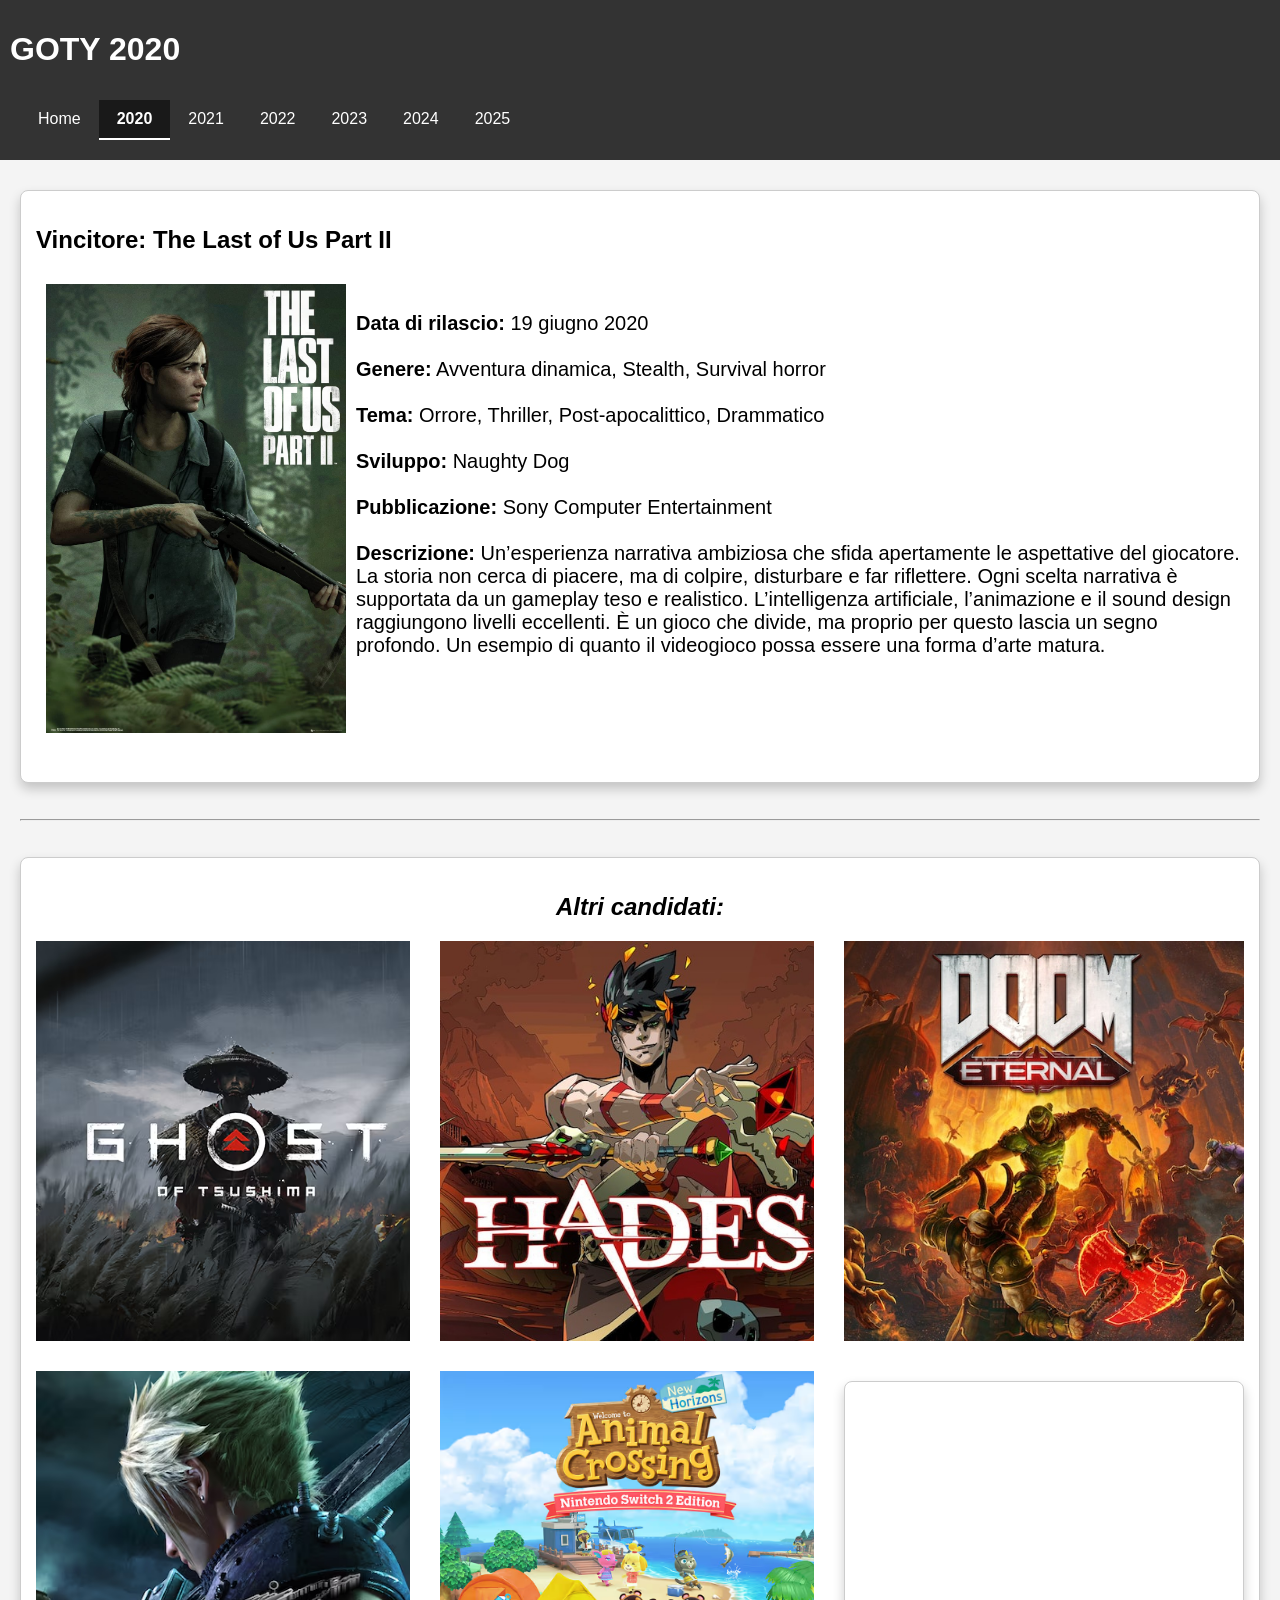
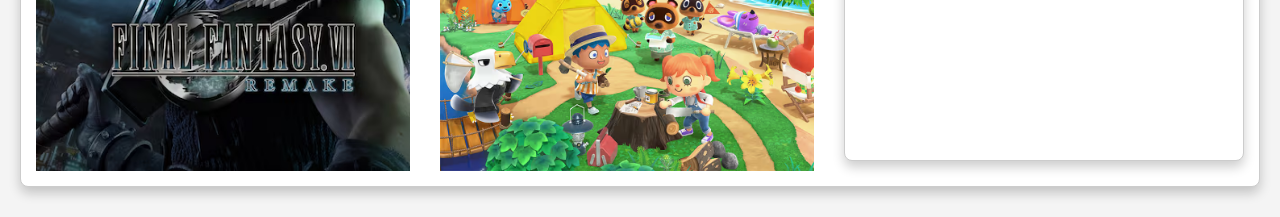
<file: GOTY2020.html>
<!DOCTYPE html>
<html lang="it">
    <head>
        <meta charset="UTF-8">
        <title>GOTY 2020</title>
        <link rel="stylesheet" href="stile.css">
        <meta name="viewport" content="width=device-width, initial-scale=1.0">
        <link rel="icon" type="image/x-icon" href="immagini\GOTY-logo.png">
    </head>
    <body>
        <header>
            <h1>GOTY 2020</h1>
            <nav>
                <a href="index.html">Home</a>
                <a href="GOTY2020.html" class="active">2020</a>
                <a href="GOTY2021.html">2021</a>
                <a href="GOTY2022.html">2022</a>
                <a href="GOTY2023.html">2023</a>
                <a href="GOTY2024.html">2024</a>
                <a href="GOTY2025.html">2025</a>
            </nav>
        </header>
        <main>
            <div class="card">
                <h2><b>Vincitore:</b> The Last of Us Part II</h2>
                <img src="immagini/tlou2.jpg" alt="The Last of Us Part II" width="300" style="float:left; margin:10px"><br>
                <p style="font-size:20px"><b>Data di rilascio:</b> 19 giugno 2020<br><br>
                    <b>Genere:</b> Avventura dinamica, Stealth, Survival horror<br><br>
                    <b>Tema:</b> Orrore, Thriller, Post-apocalittico, Drammatico<br><br>
                    <b>Sviluppo:</b> Naughty Dog<br><br>
                    <b>Pubblicazione:</b> Sony Computer Entertainment<br><br>
                    <b>Descrizione:</b> Un’esperienza narrativa ambiziosa che sfida apertamente le aspettative del giocatore.
                    La storia non cerca di piacere, ma di colpire, disturbare e far riflettere.
                    Ogni scelta narrativa è supportata da un gameplay teso e realistico.
                    L’intelligenza artificiale, l’animazione e il sound design raggiungono livelli eccellenti.
                    È un gioco che divide, ma proprio per questo lascia un segno profondo.
                    Un esempio di quanto il videogioco possa essere una forma d’arte matura.
                </p>
                <br>
                <br>
                <br>
                <br>
                <br>
            </div>
            <br>
            <hr>
            <br>	
            <div class="card">
                <h2 style="text-align: center"><b><i>Altri candidati:</b></i></h2>
                <div class="altriCandidati">
                    <div id="g1" class="candidato">
                        <img src="immagini/Ghost_of_Tsushima.jpg" alt="Ghost of Tsushima">
                        <div class="overlay">Ghost of Tsushima</div>
                    </div>
                    <div id="g2" class="candidato">
                        <img src="immagini/hades.jpg" alt="Hades">
                        <div class="overlay">Hades</div>
                    </div>
                    <div id="g3" class="candidato">
                        <img src="immagini/Doom_Eternal.jpg" alt="Doom Eternal">
                        <div class="overlay">Doom Eternal</div>
                    </div>
                    <div id="g4" class="candidato">
                        <img src="immagini/ff7.avif" alt="Final Fantasy VII Remake">
                        <div class="overlay">Final Fantasy VII Remake</div>
                    </div>
                    <div id="g5" class="candidato">
                        <img src="immagini/Animal_Crossing.avif" alt="Animal Crossing: New Horizons">
                        <div class="overlay">Animal Crossing: New Horizons</div>
                    </div>
                    <div id="descrizione" class="card">
                        <p class="d1" style="font-size:20px"><b><i>Ghost of Tsushima</i></b><br><br>
                            Un’avventura open world elegante e cinematografica, ambientata nel Giappone feudale.
                            Combina combattimenti precisi, esplorazione libera e una direzione artistica straordinaria.
                            Racconta il conflitto tra onore e sopravvivenza in modo maturo e coinvolgente.
                            Un omaggio potente alla cultura dei samurai.</p>
                        <p class="d2" style="font-size:20px"><b><i>Hades</i></b><br><br>
                            Un roguelike raffinato che unisce azione veloce e narrazione profonda.
                            Ogni tentativo di fuga dall’Oltretomba aggiunge storia e sviluppo dei personaggi.
                            Lo stile artistico e il doppiaggio rendono il mondo vivido e memorabile.
                            Innovativo, accessibile e incredibilmente appagante.</p>
                        <p class="d3" style="font-size:20px"><b><i>Doom Eternal</i></b><br><br>
                            Uno sparatutto frenetico e tecnico che porta l’azione a un livello superiore.
                            Ogni combattimento è una danza di velocità, strategia e riflessi puri.
                            Il level design e la colonna sonora spingono l’adrenalina al massimo.
                            Un’esperienza brutale e perfettamente bilanciata.</p>
                        <p class="d4" style="font-size:20px"><b><i>Final Fantasy VII Remake</i></b><br><br>
                            Una rivisitazione moderna di un classico leggendario.
                            Combina combattimenti dinamici con una storia emozionante e ampliata.
                            I personaggi iconici prendono nuova vita grazie a una regia curatissima.
                            Un perfetto equilibrio tra nostalgia e innovazione.</p>
                        <p class="d5" style="font-size:20px"><b><i>Animal Crossing: New Horizons</i></b><br><br>
                            Un’esperienza rilassante e creativa, perfetta per ogni tipo di giocatore.
                            Permette di costruire e personalizzare la propria isola senza pressioni.
                            Il ritmo lento e la libertà totale favoriscono l’espressione personale.
                            Un rifugio digitale accogliente e senza tempo.</p>
                    </div>
                </div>
        </main>
    </body>
</html>
</file>
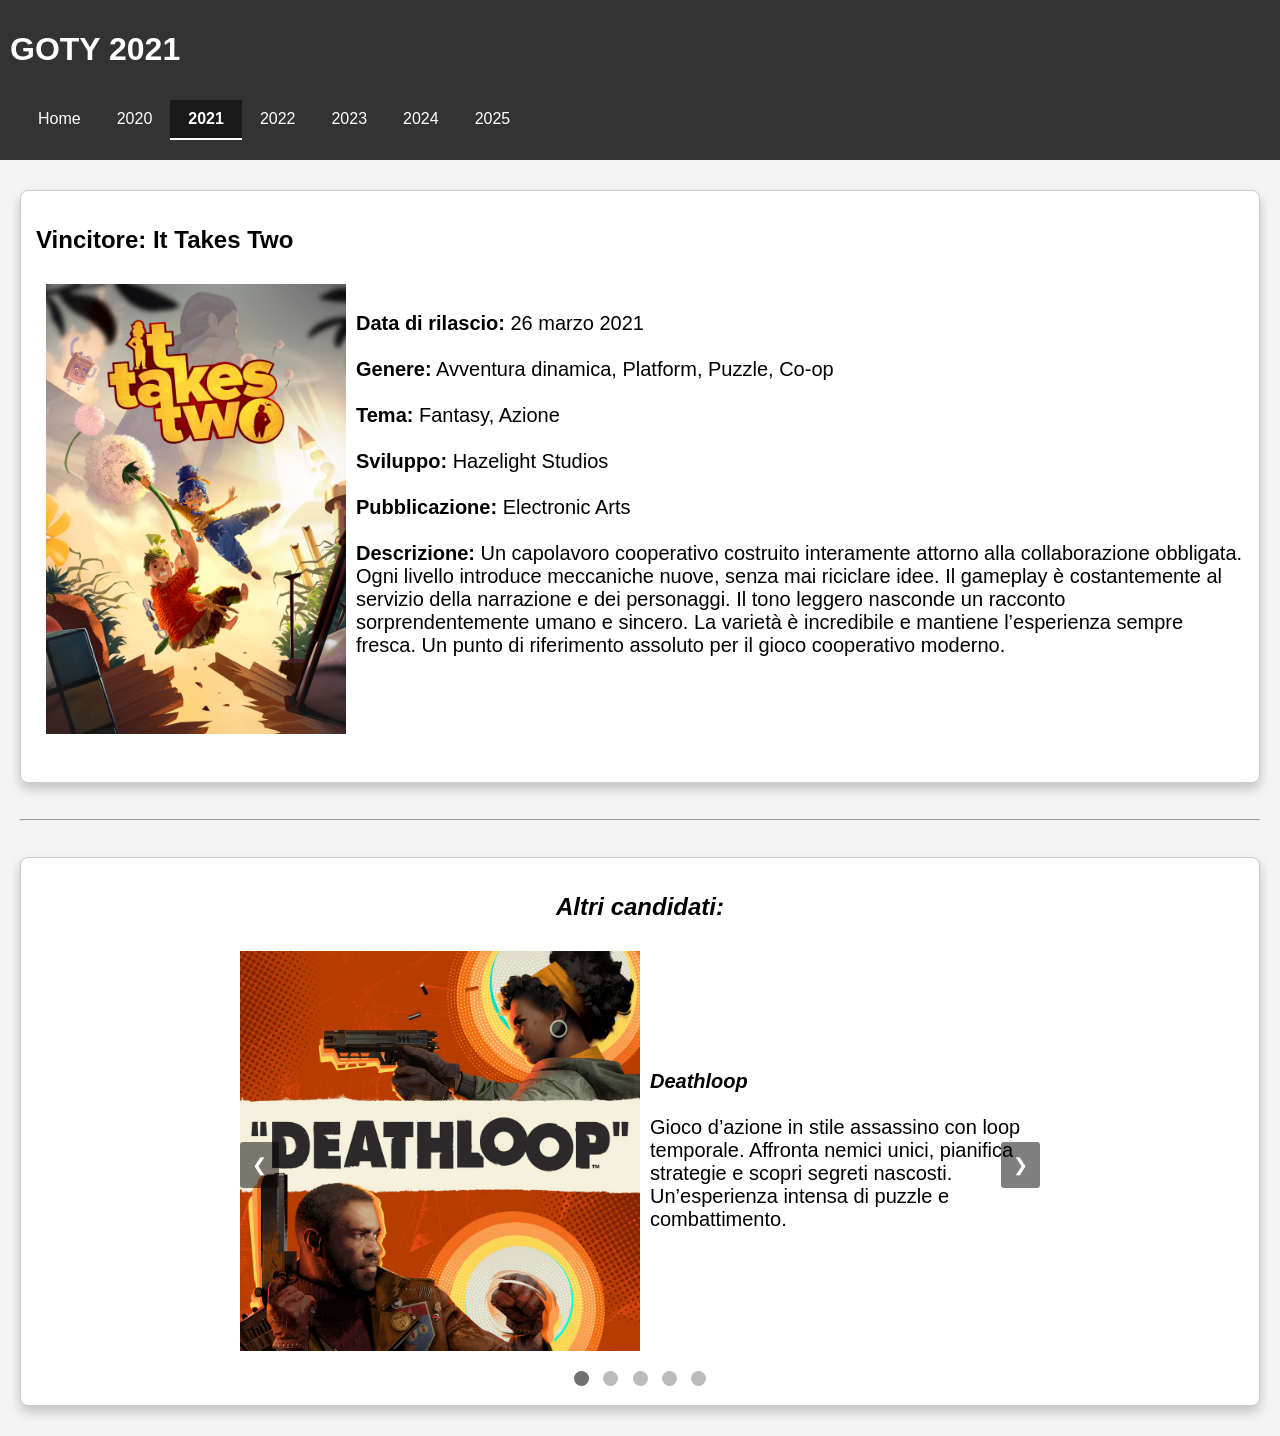
<file: GOTY2021.html>
<!DOCTYPE html>
<html lang="it">
    <head>
        <meta charset="UTF-8">
        <title>GOTY 2021</title>
        <link rel="stylesheet" href="stile.css">
        <meta name="viewport" content="width=device-width, initial-scale=1.0">
        <link rel="icon" type="image/x-icon" href="immagini\GOTY-logo.png">
    </head>
    <body>
        <header>
            <h1>GOTY 2021</h1>
            <nav>
                <a href="index.html">Home</a>
                <a href="GOTY2020.html">2020</a>
                <a href="GOTY2021.html" class="active">2021</a>
                <a href="GOTY2022.html">2022</a>
                <a href="GOTY2023.html">2023</a>
                <a href="GOTY2024.html">2024</a>
                <a href="GOTY2025.html">2025</a>
            </nav>
        </header>
        <main>
            <div class="card">
                <h2><b>Vincitore:</b> It Takes Two</h2>
                <img src="immagini/itTakes2.jpg" alt="It Takes Two" width="300" style="float:left; margin:10px" ><br>
                <p style="font-size:20px"><b>Data di rilascio:</b> 26 marzo 2021<br><br>
                    <b>Genere:</b> Avventura dinamica, Platform, Puzzle, Co-op<br><br>
                    <b>Tema:</b> Fantasy, Azione <br><br>
                    <b>Sviluppo:</b> Hazelight Studios<br><br>
                    <b>Pubblicazione:</b> Electronic Arts<br><br>
                    <b>Descrizione:</b> Un capolavoro cooperativo costruito interamente attorno alla collaborazione obbligata.
                    Ogni livello introduce meccaniche nuove, senza mai riciclare idee.
                    Il gameplay è costantemente al servizio della narrazione e dei personaggi.
                    Il tono leggero nasconde un racconto sorprendentemente umano e sincero.
                    La varietà è incredibile e mantiene l’esperienza sempre fresca.
                    Un punto di riferimento assoluto per il gioco cooperativo moderno.
                </p>
                <br>
                <br>
                <br>
                <br>
                <br>
            </div>
            <br>
            <hr>
            <br>
            <div class="card">	
                <h2 style="text-align: center"><b><i>Altri candidati:</i></b></h2>

                <div class="slideshow-js">

                    <div class="slide-container">
                        <img src="immagini/deathloop.webp" alt="Deathloop" class="slide">
                        <div class="description">
                            <p style="font-size:20px">
                                <b><i>Deathloop</i></b><br><br>
                                Gioco d’azione in stile assassino con loop temporale.
                                Affronta nemici unici, pianifica strategie e scopri segreti nascosti.
                                Un’esperienza intensa di puzzle e combattimento.
                            </p>
                        </div>
                    </div>

                    <div class="slide-container">
                        <img src="immagini/metroid.avif" alt="Metroid Dread" class="slide">
                        <div class="description">
                            <p style="font-size:20px">
                                <b><i>Metroid Dread</i></b><br><br>
                                Esplora pianeti alieni e affronta nemici letali.
                                Un’avventura platform con combattimenti tattici e segreti nascosti.
                                Azione e mistero in un mondo sci-fi affascinante.
                            </p>
                        </div>
                    </div>

                    <div class="slide-container">
                        <img src="immagini/psycho.png" alt="Psychonauts 2" class="slide">
                        <div class="description">
                            <p style="font-size:20px">
                                <b><i>Psychonauts 2</i></b><br><br>
                                Avventure psichedeliche in un mondo fantastico.
                                Risolvi enigmi e scopri i pensieri dei personaggi.
                                Gameplay creativo e scenari pieni di colore e umorismo.
                            </p>
                        </div>
                    </div>

                    <div class="slide-container">
                        <img src="immagini/r&c.jpg" alt="Ratchet & Clank: Rift Apart" class="slide">
                        <div class="description">
                            <p style="font-size:20px">
                                <b><i>Ratchet & Clank: Rift Apart</i></b><br><br>
                                Azione e platform intergalattici.
                                Viaggia tra mondi diversi, affronta nemici con armi creative e goditi una storia divertente e dinamica.
                            </p>
                        </div>
                    </div>

                    <div class="slide-container">
                        <img src="immagini/Resident_Evil.jpg" alt="Resident Evil Village" class="slide">
                        <div class="description">
                            <p style="font-size:20px">
                                <b><i>Resident Evil Village</i></b><br><br>
                                Horror e sopravvivenza in un villaggio inquietante.
                                Esplora ambienti terrificanti, affronta mostri spaventosi e risolvi enigmi.
                                Un’esperienza intensa per gli amanti del genere survival horror.
                            </p>
                        </div>
                    </div>
                    <div class="dots-container" style="text-align:center; margin-top:10px;">
                        <span class="dot" onclick="currentSlide(0)"></span>
                        <span class="dot" onclick="currentSlide(1)"></span>
                        <span class="dot" onclick="currentSlide(2)"></span>
                        <span class="dot" onclick="currentSlide(3)"></span>
                        <span class="dot" onclick="currentSlide(4)"></span>
                    </div>


                    <button class="prev" onclick="prev()">❮</button>
                    <button class="next" onclick="next()">❯</button>
                </div>


                <script>
                    let index = 0;
                    const slides = document.querySelectorAll('.slideshow-js .slide-container');
                    const dots = document.querySelectorAll('.dot');

                    function show() {
                        slides.forEach((s, i) => s.style.display = i === index ? 'flex' : 'none');
                        dots.forEach((d, i) => {
                            d.classList.toggle('active', i === index);
                        });
                    }

                    show();

                    function next() {
                        index = (index + 1) % slides.length;
                        show();
                    }

                    function prev() {
                        index = (index - 1 + slides.length) % slides.length;
                        show();
                    }

                    function currentSlide(i) {
                        index = i;
                        show();
                    }
                </script>


        </main>
    </body>
</html>
</file>
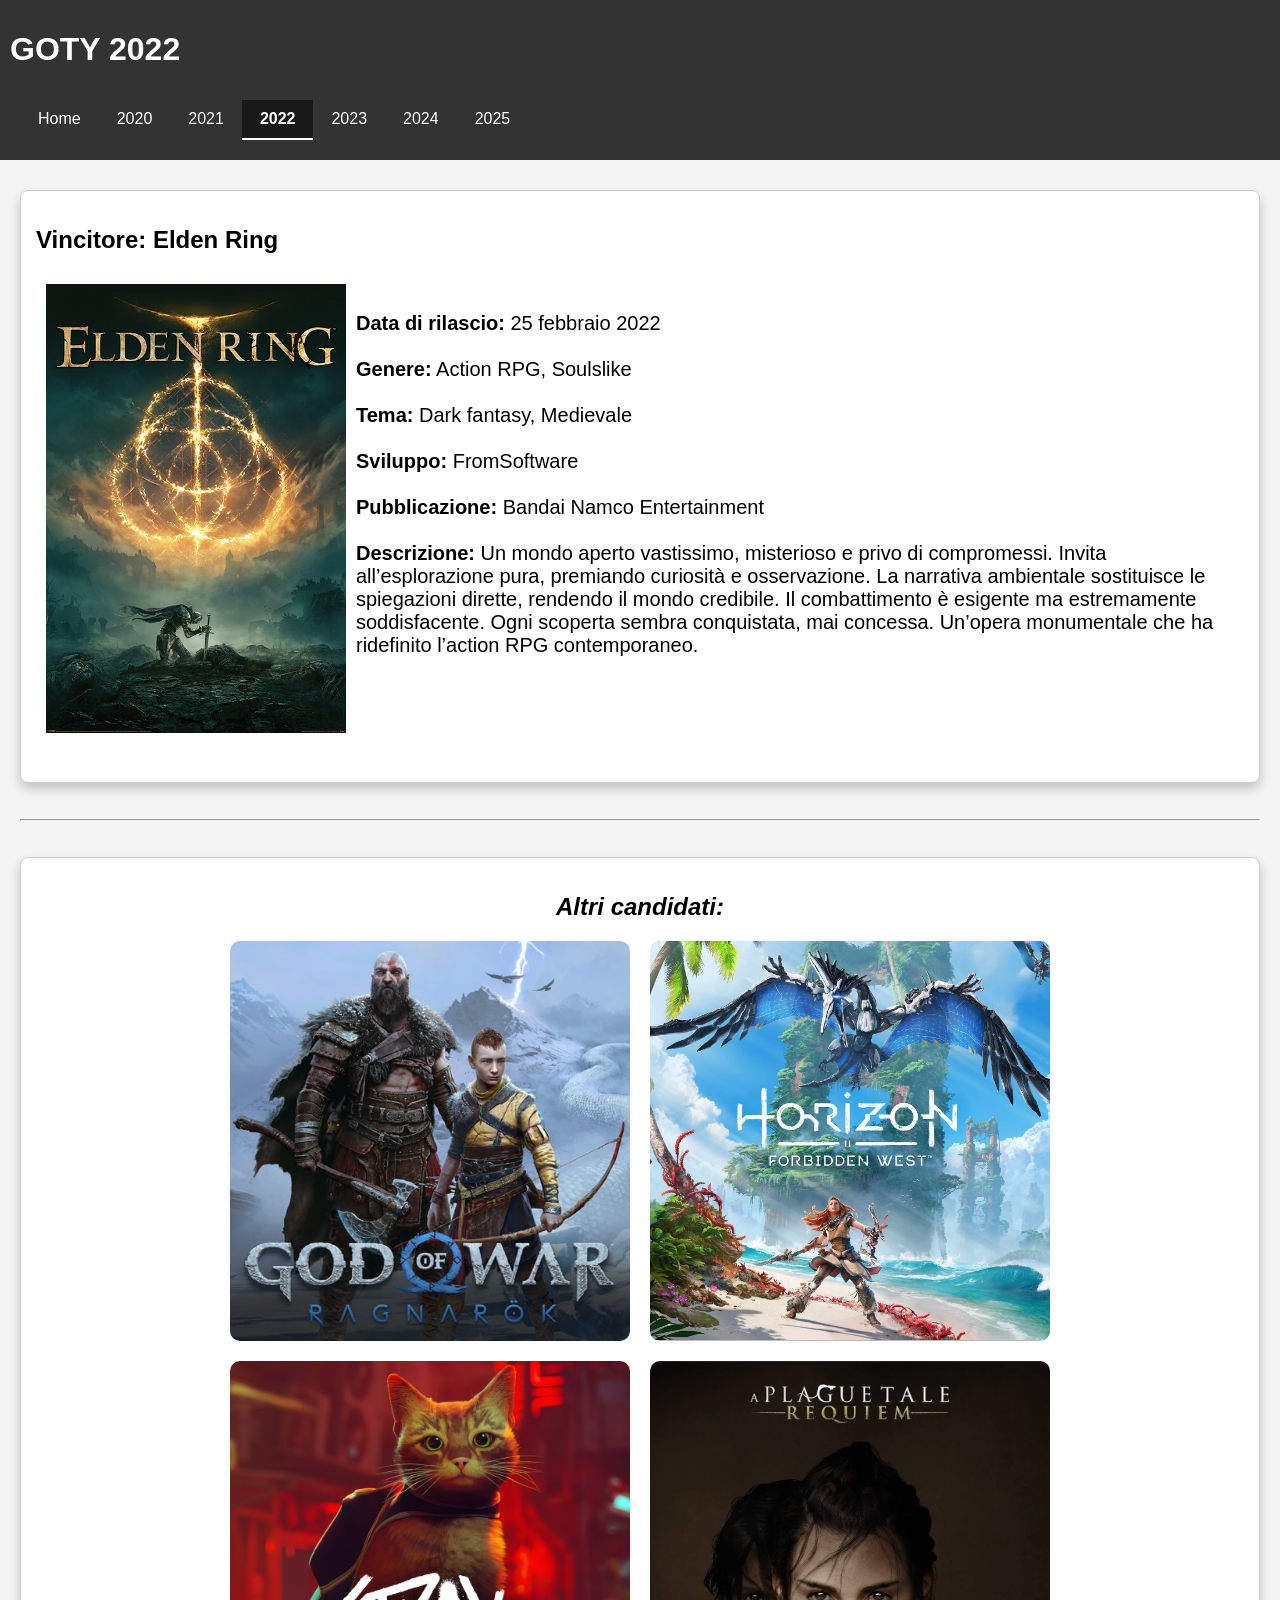
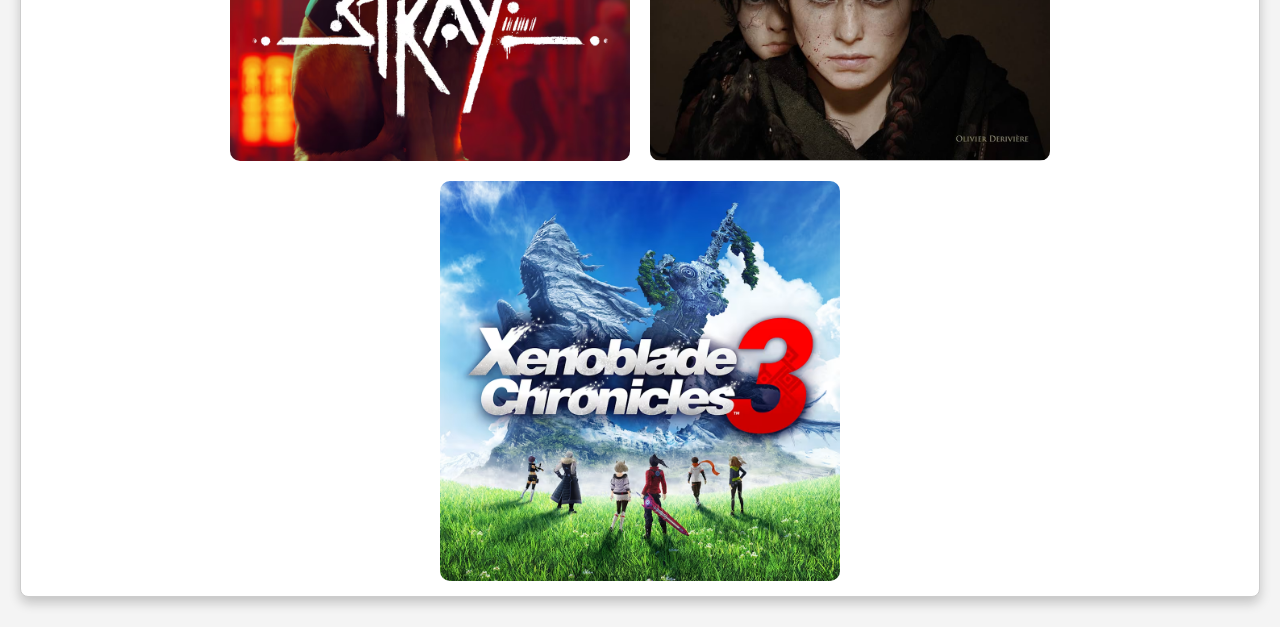
<file: GOTY2022.html>
<!DOCTYPE html>
<html lang="it">
    <head>
        <meta charset="UTF-8">
        <title>GOTY 2022</title>
        <link rel="stylesheet" href="stile.css">
        <meta name="viewport" content="width=device-width, initial-scale=1.0">
        <link rel="icon" type="image/x-icon" href="immagini\GOTY-logo.png">
    </head>
    <body>
        <header>
            <h1>GOTY 2022</h1>
            <nav>
                <a href="index.html">Home</a>
                <a href="GOTY2020.html">2020</a>
                <a href="GOTY2021.html">2021</a>
                <a href="GOTY2022.html" class="active">2022</a>
                <a href="GOTY2023.html">2023</a>
                <a href="GOTY2024.html">2024</a>
                <a href="GOTY2025.html">2025</a>
            </nav>
        </header>
        <main>
            <div class="card">
                <h2><b>Vincitore:</b> Elden Ring</h2>
                <img src="immagini/eldenRing.jpg" alt="Elden Ring" width="300" style="float:left; margin:10px"><br>
                <p style="font-size:20px"><b>Data di rilascio:</b> 25 febbraio 2022<br><br>
                    <b>Genere:</b> Action RPG, Soulslike<br><br>
                    <b>Tema:</b> Dark fantasy, Medievale<br><br>
                    <b>Sviluppo:</b> FromSoftware<br><br>
                    <b>Pubblicazione:</b> Bandai Namco Entertainment<br><br>
                    <b>Descrizione:</b> Un mondo aperto vastissimo, misterioso e privo di compromessi.
                    Invita all’esplorazione pura, premiando curiosità e osservazione.
                    La narrativa ambientale sostituisce le spiegazioni dirette, rendendo il mondo credibile.
                    Il combattimento è esigente ma estremamente soddisfacente.
                    Ogni scoperta sembra conquistata, mai concessa.
                    Un’opera monumentale che ha ridefinito l’action RPG contemporaneo.
                </p>
                <br>
                <br>
                <br>
                <br>
                <br>
            </div>
            <br>
            <hr>
            <br>
            <div class="card">	
                <h2 style="text-align: center"><b><i>Altri candidati:</b></i></h2>

                <div class="flip-container" style="display:flex; flex-wrap:wrap; justify-content:center; gap:20px;">

                    <div class="flip-card">
                        <div class="flip-card-inner">
                            <div class="flip-card-front">
                                <img src="immagini/gow.png" alt="God of War Ragnarök" style="width:400px; object-fit:cover;">
                            </div>
                            <div class="flip-card-back">
                                <p style="font-size:18px">
                                    <b><i>God of War Ragnarök</i></b><br><br>
                                    Segui Kratos e Atreus in un’epica avventura attraverso i nove mondi. Combattimenti spettacolari, una storia intensa di famiglia e vendetta, e ambientazioni mozzafiato nel mondo dei miti norreni.
                                </p>
                            </div>
                        </div>
                    </div>

                    <div class="flip-card">
                        <div class="flip-card-inner">
                            <div class="flip-card-front">
                                <img src="immagini/Horizon_Forbidden_West.webp" alt="Horizon Forbidden West" style="width:400px; object-fit:cover;">
                            </div>
                            <div class="flip-card-back">
                                <p style="font-size:18px">
                                    <b><i>Horizon Forbidden West</i></b><br><br>
                                    Un’avventura open world in un futuro post-apocalittico. Guida Aloy tra terre selvagge e città decadenti, affrontando macchine pericolose e scoprendo antichi segreti della civiltà perduta.
                                </p>
                            </div>
                        </div>
                    </div>

                    <div class="flip-card">
                        <div class="flip-card-inner">
                            <div class="flip-card-front">
                                <img src="immagini/stray.avif" alt="Stray" style="width:400px; object-fit:cover;">
                            </div>
                            <div class="flip-card-back">
                                <p style="font-size:18px">
                                    <b><i>Stray</i></b><br><br>
                                    Gioca nei panni di un gatto errante in una città futuristica abitata da robot. Esplora vicoli, risolvi enigmi e vivi un’avventura unica piena di atmosfera e dettagli affascinanti.
                                </p>
                            </div>
                        </div>
                    </div>

                    <div class="flip-card">
                        <div class="flip-card-inner">
                            <div class="flip-card-front">
                                <img src="immagini/plague.jpg" alt="A Plague Tale: Requiem" style="width:400px; object-fit:cover;">
                            </div>
                            <div class="flip-card-back">
                                <p style="font-size:18px">
                                    <b><i>A Plague Tale: Requiem</i></b><br><br>
                                    Segui Amicia e Hugo in un viaggio oscuro attraverso un’Europa devastata dalla peste. Fuga, stealth e sopravvivenza tra topi e nemici, con una storia intensa e toccante.
                                </p>
                            </div>
                        </div>
                    </div>

                    <div class="flip-card">
                        <div class="flip-card-inner">
                            <div class="flip-card-front">
                                <img src="immagini/xenoblade.jpg" alt="Xenoblade Chronicles 3" style="width:400px; object-fit:cover;">
                            </div>
                            <div class="flip-card-back">
                                <p style="font-size:18px">
                                    <b><i>Xenoblade Chronicles 3</i></b><br><br>
                                    Un JRPG epico con mondi enormi da esplorare. Combattimenti strategici in tempo reale, una trama emozionante e personaggi indimenticabili in un’avventura memorabile tra guerra e amicizia.
                                </p>
                            </div>
                        </div>
                    </div>

                </div>
            </div>
        </main>
    </body>
</html>
</file>
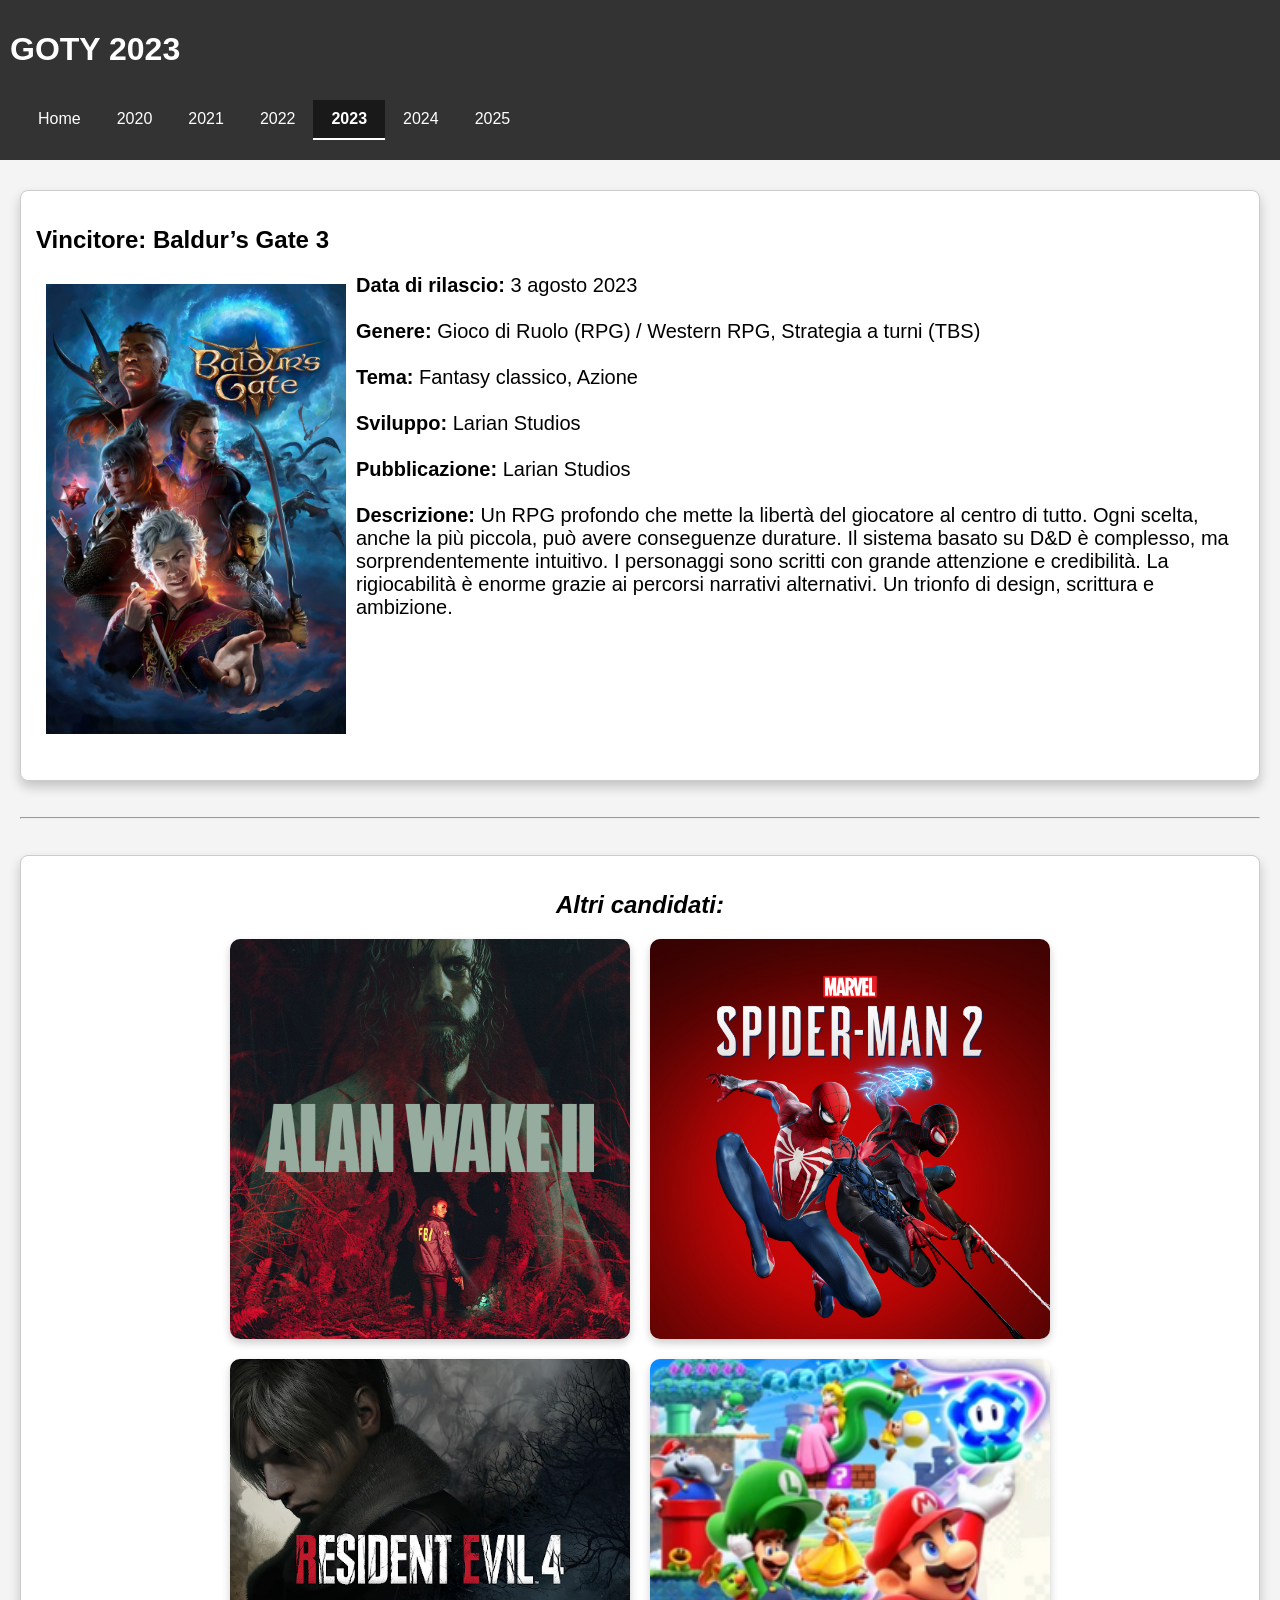
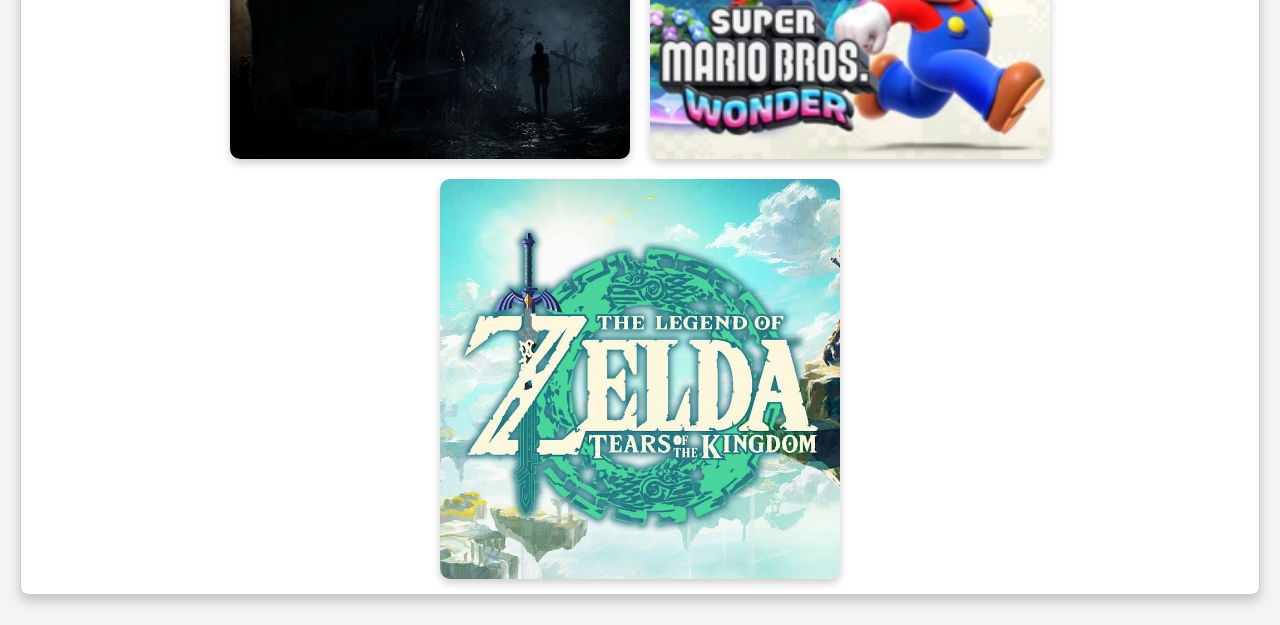
<file: GOTY2023.html>
<!DOCTYPE html>
<html lang="it">
    <head>
        <meta charset="UTF-8">
        <title>GOTY 2023</title>
        <link rel="stylesheet" href="stile.css">
        <meta name="viewport" content="width=device-width, initial-scale=1.0">
        <link rel="icon" type="image/x-icon" href="immagini\GOTY-logo.png">
    </head>
    <body>
        <header>
            <h1>GOTY 2023</h1>
            <nav>
                <a href="index.html">Home</a>
                <a href="GOTY2020.html">2020</a>
                <a href="GOTY2021.html">2021</a>
                <a href="GOTY2022.html">2022</a>
                <a href="GOTY2023.html" class="active">2023</a>
                <a href="GOTY2024.html">2024</a>
                <a href="GOTY2025.html">2025</a>
            </nav>
        </header>
        <main>
            <div class="card">
                <h2><b>Vincitore:</b> Baldur’s Gate 3</h2>
                <img src="immagini/bg3.jpg" alt="Baldur’s Gate 3" width="300" style="float:left; margin:10px">
                <p style="font-size:20px"><b>Data di rilascio:</b> 3 agosto 2023<br><br>
                    <b>Genere:</b> 	Gioco di Ruolo (RPG) / Western RPG, Strategia a turni (TBS)<br><br>
                    <b>Tema:</b> Fantasy classico, Azione<br><br>
                    <b>Sviluppo:</b> Larian Studios<br><br>
                    <b>Pubblicazione:</b> Larian Studios<br><br>
                    <b>Descrizione:</b> Un RPG profondo che mette la libertà del giocatore al centro di tutto.
                    Ogni scelta, anche la più piccola, può avere conseguenze durature.
                    Il sistema basato su D&D è complesso, ma sorprendentemente intuitivo.
                    I personaggi sono scritti con grande attenzione e credibilità.
                    La rigiocabilità è enorme grazie ai percorsi narrativi alternativi.
                    Un trionfo di design, scrittura e ambizione. 
                </p>
                <br>
                <br>
                <br>
                <br>
                <br>
                <br>
                <br>
            </div>
            <br>
            <hr>	
            <br>
            <div class="card">
                <h2 style="text-align: center"><b><i>Altri candidati:</b></i></h2>

                <div class="card-container">

                    <div class="game-card">
                        <img src="immagini/Alan_Wake.jpg" alt="Alan Wake 2">
                        <div class="overlay">
                            <b><i>Alan Wake 2</i></b>
                            <p>Il thriller psicologico definitivo torna con atmosfere oscure e narrative mozzafiato. Segui Alan tra incubi e realtà, in un’avventura intensa e cinematografica.</p>
                        </div>
                    </div>

                    <div class="game-card">
                        <img src="immagini/spider.jpg" alt="Marvel's Spider-Man 2">
                        <div class="overlay">
                            <b><i>Marvel's Spider-Man 2</i></b>
                            <p>Salta tra i grattacieli di New York come mai prima. Combattimenti fluidi, villain iconici e una storia emozionante di potere e responsabilità.</p>
                        </div>
                    </div>

                    <div class="game-card">
                        <img src="immagini/re4.jpg" alt="Resident Evil 4">
                        <div class="overlay">
                            <b><i>Resident Evil 4</i></b>
                            <p>Il survival horror classico reinventa la tensione con grafica mozzafiato e gameplay moderno. Nemici letali e suspense costante in un villaggio infernale.</p>
                        </div>
                    </div>

                    <div class="game-card">
                        <img src="immagini/mario.png" alt="Super Mario Bros. Wonder">
                        <div class="overlay">
                            <b><i>Super Mario Bros. Wonder</i></b>
                            <p>Mario torna in un platform creativo e spettacolare. Livelli coloratissimi, power-up folli e un divertimento immediato per tutte le età.</p>
                        </div>
                    </div>

                    <div class="game-card">
                        <img src="immagini/zelda.jpg" alt="Zelda: Tears of the Kingdom">
                        <div class="overlay">
                            <b><i>Zelda: Tears of the Kingdom</i></b>
                            <p>Un’epica avventura open world tra misteri e magie. Esplora Hyrule, risolvi enigmi complessi e vivi un’esperienza indimenticabile da eroe leggendario.</p>
                        </div>
                    </div>

                </div>
            </div>
        </main>
    </body>
</html>
</file>
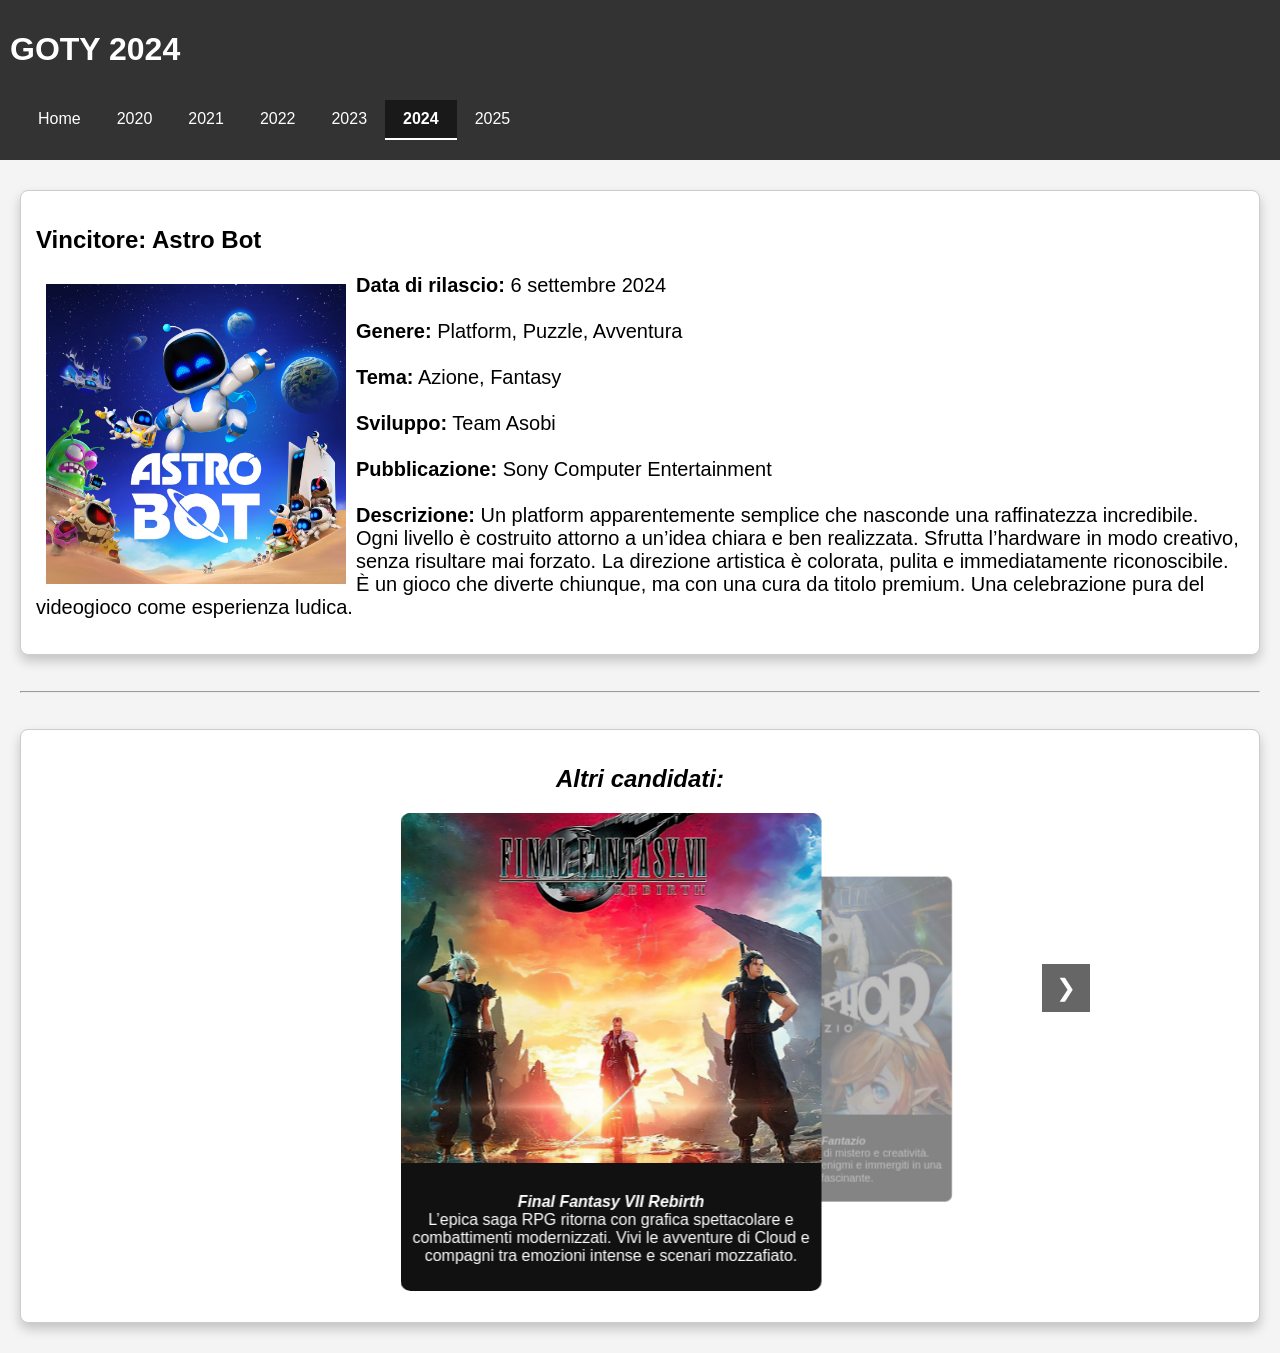
<file: GOTY2024.html>
<!DOCTYPE html>
<html lang="it">
    <head>
        <meta charset="UTF-8">
        <title>GOTY 2024</title>
        <link rel="stylesheet" href="stile.css">
        <meta name="viewport" content="width=device-width, initial-scale=1.0">
        <link rel="icon" type="image/x-icon" href="immagini\GOTY-logo.png">
    </head>
    <body>
        <header>
            <h1>GOTY 2024</h1>
            <nav>
                <a href="index.html">Home</a>
                <a href="GOTY2020.html">2020</a>
                <a href="GOTY2021.html">2021</a>
                <a href="GOTY2022.html">2022</a>
                <a href="GOTY2023.html">2023</a>
                <a href="GOTY2024.html" class="active">2024</a>
                <a href="GOTY2025.html">2025</a>
            </nav>
        </header>
        <main>
            <div class="card">
                <h2><b>Vincitore:</b> Astro Bot</h2>
                <img src="immagini/astroBot.jpg" alt="Astro Bot" width="300" style="float:left; margin:10px">
                <p style="font-size:20px"><b>Data di rilascio:</b> 6 settembre 2024<br><br>
                    <b>Genere:</b> Platform, Puzzle, Avventura<br><br>
                    <b>Tema:</b> Azione, Fantasy<br><br>
                    <b>Sviluppo:</b> Team Asobi<br><br>
                    <b>Pubblicazione:</b> Sony Computer Entertainment<br><br>
                    <b>Descrizione:</b> Un platform apparentemente semplice che nasconde una raffinatezza incredibile.
                    Ogni livello è costruito attorno a un’idea chiara e ben realizzata.
                    Sfrutta l’hardware in modo creativo, senza risultare mai forzato.
                    La direzione artistica è colorata, pulita e immediatamente riconoscibile.
                    È un gioco che diverte chiunque, ma con una cura da titolo premium.
                    Una celebrazione pura del videogioco come esperienza ludica.
                </p>
            </div>
            <br>
            <hr>
            <br>
            <div class="card">
                <h2 style="text-align: center"><b><i>Altri candidati:</b></i></h2>

                <div class="carousel-3d">
                    <button class="prev" onclick="rotate(-1)">❮</button>

                    <div class="carousel-track">
                        <div class="carousel-el">
                            <img src="immagini\ff7rebirth.webp" alt="Final Fantasy VII Rebirth">
                            <p><b><i>Final Fantasy VII Rebirth</i></b><br>L’epica saga RPG ritorna con grafica spettacolare e combattimenti modernizzati. Vivi le avventure di Cloud e compagni tra emozioni intense e scenari mozzafiato.</p>
                        </div>

                        <div class="carousel-el">
                            <img src="immagini/metaphor.jpg" alt="Metaphor: ReFantazio">
                            <p><b><i>Metaphor: ReFantazio</i></b><br>Un’avventura fantasy piena di mistero e creatività. Esplora mondi surreali, risolvi enigmi e immergiti in una storia unica e affascinante.</p>
                        </div>

                        <div class="carousel-el">
                            <img src="immagini/black.webp" alt="Black Myth: Wukong">
                            <p><b><i>Black Myth: Wukong</i></b><br>Azione frenetica e mitologia cinese si incontrano. Combatti nemici epici, padroneggia abilità leggendarie e vivi l’avventura del leggendario Wukong.</p>
                        </div>

                        <div class="carousel-el">
                            <img src="immagini/hellblade.jpg" alt="Senua’s Saga: Hellblade II">
                            <p><b><i>Senua’s Saga: Hellblade II</i></b><br>Un viaggio psicologico intenso nel folklore norreno. Combatti, esplora e vivi la tormentata storia di Senua con un realismo sorprendente.</p>
                        </div>

                        <div class="carousel-el">
                            <img src="immagini/balatro.jpg" alt="Balatro">
                            <p><b><i>Balatro</i></b><br>Un roguelike deck‑builder con meccaniche ispirate al poker: costruisci il tuo mazzo, gioca mani strategiche e affronta sfide sempre diverse in partite brevi e avvincenti.</p>
                        </div>
                    </div>

                    <button class="next" onclick="rotate(1)">❯</button>
                </div>
                <br>
                <br>
                <br>
                <br>
                <br>
                <br>
                <br>
                <br>

            </div>


            <script>
                const elementi = document.querySelectorAll(".carousel-el");
                let center = 0;
                const prevBtn = document.querySelector(".prev");
                const nextBtn = document.querySelector(".next");

                function update() {
                    elementi.forEach((el, i) => {
                        const offset = i - center;

                        el.classList.remove("active", "visible");

                        if (Math.abs(offset) <= 1)
                            el.classList.add("visible");

                        if (offset === 0)
                            el.classList.add("active");

                        el.style.transform = `
                  translateX(${offset * 240}px)
                  translateZ(${offset === 0 ? 0 : -250}px)
                  scale(${offset === 0 ? 1 : 0.85})
                `;
                    });

                    prevBtn.style.display = center === 0 ? "none" : "block";
                    nextBtn.style.display = center === elementi.length - 1 ? "none" : "block";
                }

                function rotate(dir) {
                    center = Math.min(Math.max(center + dir, 0), elementi.length - 1);
                    update();
                }

                update();
            </script>

        </main>
    </body>
</html>
</file>
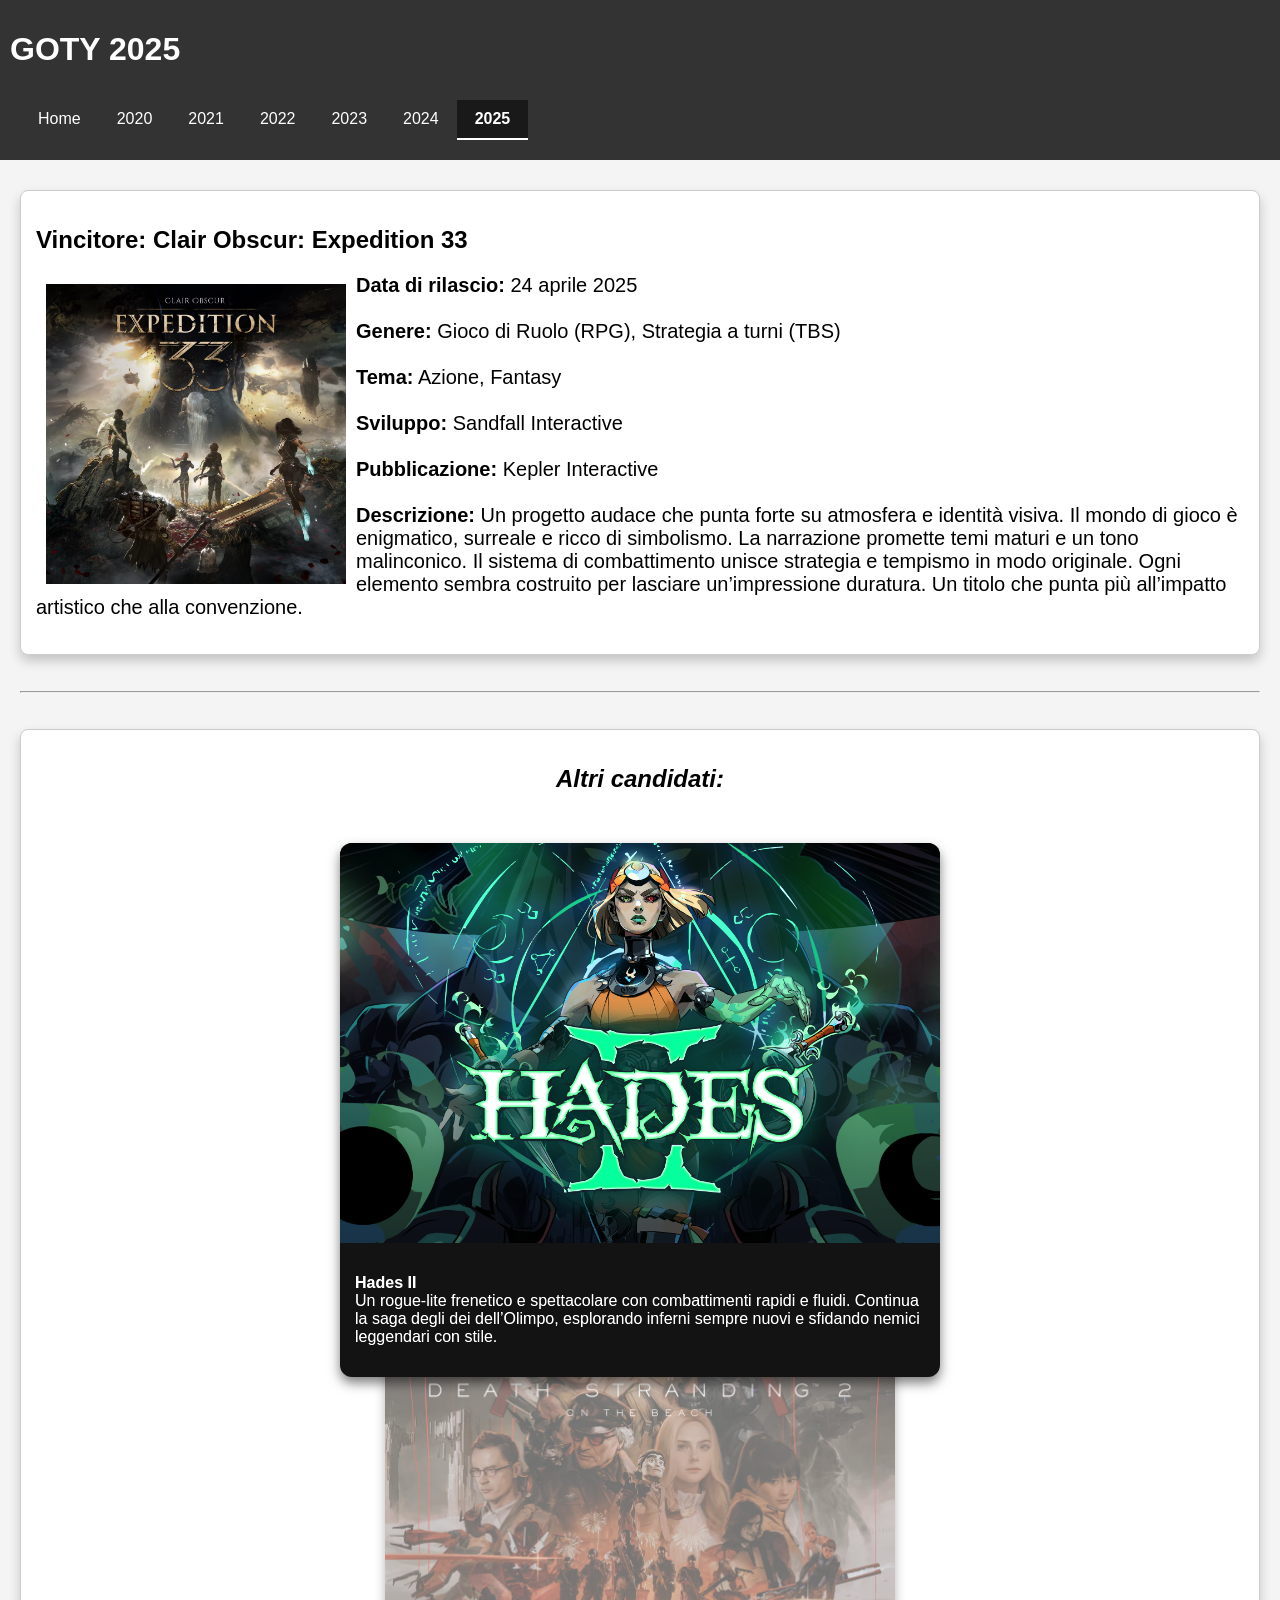
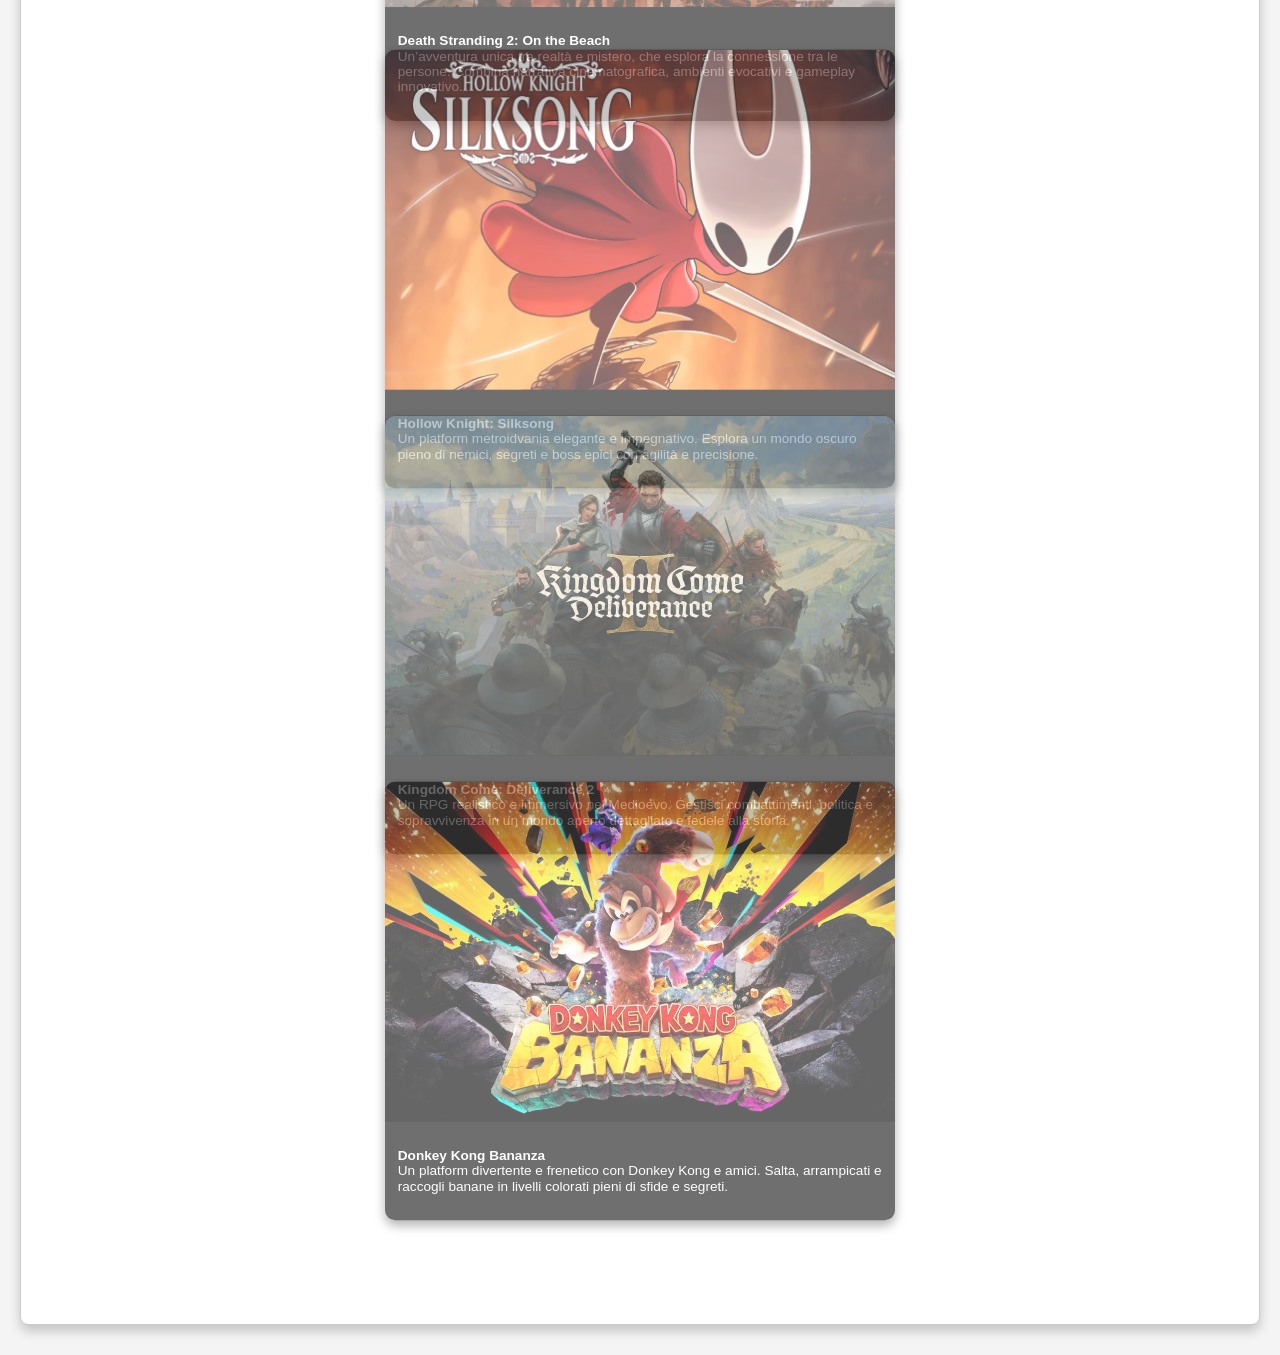
<file: GOTY2025.html>
<!DOCTYPE html>
<html lang="it">
    <head>
        <meta charset="UTF-8">
        <title>GOTY 2025</title>
        <link rel="stylesheet" href="stile.css">
        <meta name="viewport" content="width=device-width, initial-scale=1.0">
        <link rel="icon" type="image/x-icon" href="immagini\GOTY-logo.png">
    </head>
    <body>
        <header>
            <h1>GOTY 2025</h1>
            <nav>
                <a href="index.html">Home</a>
                <a href="GOTY2020.html">2020</a>
                <a href="GOTY2021.html">2021</a>
                <a href="GOTY2022.html">2022</a>
                <a href="GOTY2023.html">2023</a>
                <a href="GOTY2024.html">2024</a>
                <a href="GOTY2025.html" class="active">2025</a>
            </nav>
        </header>
        <main>
            <div class="card">
                <h2><b>Vincitore:</b> Clair Obscur: Expedition 33</h2>
                <img src="immagini/exp33.avif" alt="Expedition 33" width="300" style="float:left; margin:10px">
                <p style="font-size:20px"><b>Data di rilascio:</b> 24 aprile 2025<br><br>
                    <b>Genere:</b> Gioco di Ruolo (RPG), Strategia a turni (TBS)<br><br>
                    <b>Tema:</b> Azione, Fantasy<br><br>
                    <b>Sviluppo:</b> Sandfall Interactive<br><br>
                    <b>Pubblicazione:</b> Kepler Interactive<br><br>
                    <b>Descrizione:</b> Un progetto audace che punta forte su atmosfera e identità visiva.
                    Il mondo di gioco è enigmatico, surreale e ricco di simbolismo.
                    La narrazione promette temi maturi e un tono malinconico.
                    Il sistema di combattimento unisce strategia e tempismo in modo originale.
                    Ogni elemento sembra costruito per lasciare un’impressione duratura.
                    Un titolo che punta più all’impatto artistico che alla convenzione.
                </p>
            </div>
            <br>
            <hr>
            <br>
            <div class="card">
                <h2 style="text-align: center"><b><i>Altri candidati:</b></i></h2>


                <div class="stack-container">
                    <div class="stack-card">
                        <img src="immagini/hades2.png" alt="Hades II">
                        <div class="card-text">
                            <p><b>Hades II</b><br>Un rogue-lite frenetico e spettacolare con combattimenti rapidi e fluidi. Continua la saga degli dei dell’Olimpo, esplorando inferni sempre nuovi e sfidando nemici leggendari con stile.</p>
                        </div>
                    </div>

                    <div class="stack-card">
                        <img src="immagini/death2.avif" alt="Death Stranding 2: On the Beach">
                        <div class="card-text">
                            <p><b>Death Stranding 2: On the Beach</b><br>Un’avventura unica tra realtà e mistero, che esplora la connessione tra le persone. Combina narrativa cinematografica, ambienti evocativi e gameplay innovativo.</p>
                        </div>
                    </div>

                    <div class="stack-card">
                        <img src="immagini/silksong.jpg" alt="Hollow Knight: Silksong">
                        <div class="card-text">
                            <p><b>Hollow Knight: Silksong</b><br>Un platform metroidvania elegante e impegnativo. Esplora un mondo oscuro pieno di nemici, segreti e boss epici con agilità e precisione.</p>
                        </div>
                    </div>

                    <div class="stack-card">
                        <img src="immagini/kcd2.avif" alt="Kingdom Come: Deliverance 2">
                        <div class="card-text">
                            <p><b>Kingdom Come: Deliverance 2</b><br>Un RPG realistico e immersivo nel Medioevo. Gestisci combattimenti, politica e sopravvivenza in un mondo aperto dettagliato e fedele alla storia.</p>
                        </div>
                    </div>

                    <div class="stack-card">
                        <img src="immagini/dk.webp" alt="Donkey Kong Bananza">
                        <div class="card-text">
                            <p><b>Donkey Kong Bananza</b><br>Un platform divertente e frenetico con Donkey Kong e amici. Salta, arrampicati e raccogli banane in livelli colorati pieni di sfide e segreti.</p>
                        </div>
                    </div>
                </div>

                <script>
                    const cards = document.querySelectorAll(".stack-card");

                    function updateActiveCard() {
                        const viewportCenter = window.innerHeight / 2;

                        let closestCard = null;
                        let closestDistance = Infinity;

                        cards.forEach(card => {
                            const rect = card.getBoundingClientRect();
                            const cardCenter = rect.top + rect.height / 2;
                            const distance = Math.abs(viewportCenter - cardCenter);

                            if (distance < closestDistance) {
                                closestDistance = distance;
                                closestCard = card;
                            }
                        });

                        cards.forEach(card => card.classList.remove("active"));
                        if (closestCard)
                            closestCard.classList.add("active");
                    }

                    window.addEventListener("scroll", updateActiveCard);
                    window.addEventListener("resize", updateActiveCard);

                    updateActiveCard();
                </script>


            </div>
        </main>
    </body>
</html>
</file>
<file: stile.css>
html, body {
height: 100%;
margin: 0;
font-family: Arial, sans-serif;
}

body {
background:#f4f4f4;
margin:0;
display: flex;
flex-direction: column;
}

main {
flex: 1;
padding: 20px;
}

.card.intro {
padding: 25px 20px;
margin: 20px 0;
border-radius: 10px;
}

.card.intro h2 {
font-size: 26px;
text-align: center;
margin-bottom: 15px;
}

.card.intro p {
font-size: 16px;
line-height: 1.6;
margin-bottom: 15px;
}

.card.intro ul {
list-style: none;
padding: 0;
margin-bottom: 15px;
}

.card.intro ul li {
position: relative;
padding-left: 25px;
margin-bottom: 10px;
font-size: 16px;
}

.card.intro ul li::before {
content: "✔";
position: absolute;
left: 0;
font-weight: bold;
}

.card.intro p:last-child {
text-align: center;
font-style: italic;
font-size: 16px;
margin-top: 20px;
}

header, nav, footer {
background:#333;
color:white;
padding:10px;
}

nav {
display: flex;
}

nav a {
display: block;
padding: 10px 18px;
color: white;
text-decoration: none;
transition: background-color 0.5s ease;
}

main {
padding:20px;
}

.card {
box-shadow: 0 6px 12px rgba(0,0,0,0.2);
background: white;
padding: 15px;
margin: 10px 0;
border: 1px solid #ccc;
border-radius: 8px;
}

nav a:hover {
background-color: #222;
}

nav a.active {
font-weight: bold;
border-bottom: 2px solid white;
background-color: #191919;
pointer-events: none;
}

.valutazione {
display: flex;
}

.valutazione input {
display: none;
}

.valutazione label {
font-size: 2.5rem;
color: #aaa;
cursor: pointer;
transition: color 0.3s ease, transform 0.2s ease;
}

.valutazione label:hover {
transform: scale(1.15);
}

.valutazione input:checked + label {
color: #4caf50;
}

#dislike:checked + label {
color: #e53935;
}

.pulse-wrapper {
text-align: center;
overflow: hidden;
}

#grazie {
display: inline-block;
font-size: 28px;
font-weight: bold;
transform-origin: center center;
animation: pulse 1.5s infinite;
}

@keyframes pulse {
0%   {
transform: scale(1);
}
50%  {
transform: scale(1.1);
}
100% {
transform: scale(1);
}
}

footer {
background: #333;
color: white;
padding: 15px;
text-align: center;
}

.feedback-footer {
display: flex;
justify-content: center;
align-items: center;
gap: 10px;
}

.feedback-footer button {
cursor: pointer;
padding: 8px 12px;
border: none;
border-radius: 5px;
background: #f4f4f4;
color: #333;
font-weight: bold;
transition: 0.3s;
}

.feedback-footer button:hover {
background: #ddd;
}

.popup {
display: none;
position: fixed;
top: 50%;
left: 50%;
transform: translate(-50%, -50%);
background: #444;
color: #f4f4f4;
padding: 25px 20px;
border-radius: 12px;
box-shadow: 0 8px 20px rgba(0,0,0,0.4);
text-align: center;
z-index: 1000;
}

.popup h3 {
margin-bottom: 15px;
}

.stars {
font-size: 30px;
margin-bottom: 15px;
cursor: pointer;
}

.star {
margin: 0 5px;
transition: transform 0.2s;
}

.star:hover,
.star.hovered,
.star.selected {
color: gold;
transform: scale(1.2);
}

#closePopup {
padding: 6px 12px;
border: none;
border-radius: 5px;
background: #f4f4f4;
color: #333;
font-weight: bold;
cursor: pointer;
}

#closePopup:hover {
background: #ddd;
}





* {
box-sizing: border-box;
}

.altriCandidati {
display: grid;
grid-template-columns: repeat(3, auto);
gap: 30px;
justify-content: center;
}

.altriCandidati img {
width: 400px;
height: auto;
display: block;
}

.candidato {
position: relative;
overflow: hidden;
}

.overlay {
position: absolute;
inset: 0;
background: rgba(0, 0, 0, 0.6);
color: white;

display: flex;
align-items: center;
justify-content: center;

font-size: 20px;
font-weight: bold;

opacity: 0;
transition: opacity 0.3s ease;
}

.candidato:hover .overlay {
opacity: 1;
}

#descrizione {
width: 400px;
height: auto;
display: block;
}

#descrizione p {
opacity: 0;
position: absolute;
}

#g1:hover ~ #descrizione .d1,
#g2:hover ~ #descrizione .d2,
#g3:hover ~ #descrizione .d3,
#g4:hover ~ #descrizione .d4,
#g5:hover ~ #descrizione .d5 {
opacity: 1;
position: static;
}







.slideshow-js {
position: relative;
max-width: 800px;
margin: auto;
}

.slide-container {
display: flex;
align-items: center;
display: none;
padding: 10px 0;
}

.slide-container .slide {
width: 50%;
max-height: 400px;
object-fit: contain;
}

.description {
width: 50%;
padding: 10px;
font-size: 16px;
}

.slideshow-js button {
cursor: pointer;
position: absolute;
top: 50%;
transform: translateY(-50%);
background-color: rgba(0,0,0,0.5);
color: white;
border: none;
padding: 12px;
font-size: 18px;
border-radius: 3px;
user-select: none;
z-index: 10;
}

.slideshow-js button.prev {
left: 0;
}
.slideshow-js button.next {
right: 0;
}

.slideshow-js button:hover {
background-color: rgba(0,0,0,0.8);
}

.dot {
cursor: pointer;
height: 15px;
width: 15px;
margin: 0 5px;
background-color: #bbb;
border-radius: 50%;
display: inline-block;
transition: background-color 0.3s;
}

.dot.active {
background-color: #717171;
}







.flip-card {
background-color: transparent;
width: 400px;
height: 400px;
perspective: 1000px;
}

.flip-card-inner {
position: relative;
width: 100%;
height: 100%;
text-align: center;
transition: transform 0.8s;
transform-style: preserve-3d;
}

.flip-card:hover .flip-card-inner {
transform: rotateY(180deg);
}

.flip-card-front, .flip-card-back {
position: absolute;
width: 100%;
height: 100%;
backface-visibility: hidden;
border-radius: 10px;
overflow: hidden;
}

.flip-card-front {
background-color: #bbb;
color: black;
}

.flip-card-back {
background-color: #333;
color: white;
transform: rotateY(180deg);
display: flex;
justify-content: center;
align-items: center;
padding: 10px;
box-sizing: border-box;
}









.card-container {
display: flex;
flex-wrap: wrap;
gap: 20px;
justify-content: center;
}

.game-card {
position: relative;
width: 400px;
height: 400px;
overflow: hidden;
border-radius: 10px;
cursor: pointer;
box-shadow: 0 4px 8px rgba(0,0,0,0.2);
transition: transform 0.3s;
}

.game-card:hover {
transform: scale(1.3);
z-index: 10;
}

.game-card img {
width: 100%;
height: 100%;
object-fit: cover;
display: block;
}

.game-card .overlay {
position: absolute;
bottom: 0;
left: 0;
width: 100%;
height: 100%;
background-color: rgba(0,0,0,0.7);
color: white;
padding: 20px;
box-sizing: border-box;
opacity: 0;
transition: opacity 0.3s;
display: flex;
flex-direction: column;
justify-content: center;
text-align: center;
}

.game-card:hover .overlay {
opacity: 1;
}









.carousel-3d {
position: relative;
width: 100%;
max-width: 900px;
margin: auto;
perspective: 1000px;
display: flex;
align-items: center;
justify-content: center;
}

.carousel-track {
position: relative;
width: 100%;
height: 350px;
transform-style: preserve-3d;
}

.carousel-el {
position: absolute;
top: 0;
left: 50%;
transform-style: preserve-3d;
opacity: 0;
filter: brightness(0.5);
transition: transform 0.6s, opacity 0.6s, filter 0.6s;
translate: -50% 0;
;
text-align: center;
background: #111;
color: white;
border-radius: 10px;
overflow: hidden;
}

.carousel-el.visible {
opacity: 0.5;
pointer-events: auto;
}

.carousel-el.active {
opacity: 1;
filter: brightness(1);
z-index: 10;
}

.carousel-el img {
width: 100%;
height: 350px;
object-fit: cover;
}

.carousel-el p {
padding: 10px;
}

.carousel-3d button {
background: rgba(0,0,0,0.6);
color: white;
border: none;
font-size: 24px;
padding: 10px 14px;
cursor: pointer;
z-index: 10;
}

.carousel-3d .prev {
margin-right: 10px;
}
.carousel-3d .next {
margin-left: 10px;
}






.stack-container {
max-width: 600px;
margin: 50px auto;
display: flex;
flex-direction: column;
perspective: 800px;
}

.stack-card {
background: #111;
color: white;
border-radius: 12px;
overflow: hidden;
box-shadow: 0 6px 12px rgba(0,0,0,0.5);
transform: scale(0.85);
opacity: 0.6;
transition: transform 0.4s, opacity 0.4s, filter 0.4s;
margin-top: -150px;
}

.stack-card:first-child {
margin-top: 0;
}

.stack-card img {
width: 100%;
height: 400px;
object-fit: cover;
display: block;
}

.card-text {
padding: 15px;
font-size: 16px;
}

.stack-card.active {
transform: scale(1);
opacity: 1;
filter: brightness(1.1);
z-index: 10;
}


/* =========================
   RESPONSIVE MOBILE
========================= */
@media (max-width: 768px) {

  /* NAVBAR */
  nav {
    flex-direction: column;
    align-items: center;
  }

  nav a {
    width: 100%;
    text-align: center;
  }

  /* TESTI */
  .card.intro h2 {
    font-size: 22px;
  }

  .card.intro p,
  .card.intro ul li {
    font-size: 15px;
  }

  /* GRID CANDIDATI */
  .altriCandidati {
    grid-template-columns: 1fr;
    gap: 20px;
  }

  .altriCandidati img,
  #descrizione,
  .flip-card,
  .game-card {
    width: 100%;
    max-width: 350px;
    height: auto;
    margin: auto;
  }

  /* FLIP CARD */
  .flip-card {
    height: 350px;
  }

  /* GAME CARD */
  .game-card {
    height: 350px;
  }

  .game-card:hover {
    transform: scale(1.05);
  }

  /* SLIDESHOW */
  .slide-container {
    flex-direction: column;
    text-align: center;
  }

  .slide-container .slide,
  .description {
    width: 100%;
  }

  .slide-container .slide {
    max-height: 250px;
  }

  /* CAROUSEL */
  .carousel-track {
    height: 250px;
  }

  .carousel-el img {
    height: 250px;
  }

  /* STACK CARD */
  .stack-card img {
    height: 250px;
  }

  .stack-card {
    margin-top: -80px;
  }

  /* POPUP */
  .popup {
    width: 90%;
  }

  /* VALUTAZIONE */
  .valutazione {
    justify-content: center;
  }

  .valutazione label {
    font-size: 2rem;
  }

  /* TITOLI */
  #grazie {
    font-size: 22px;
  }
}
</file>
